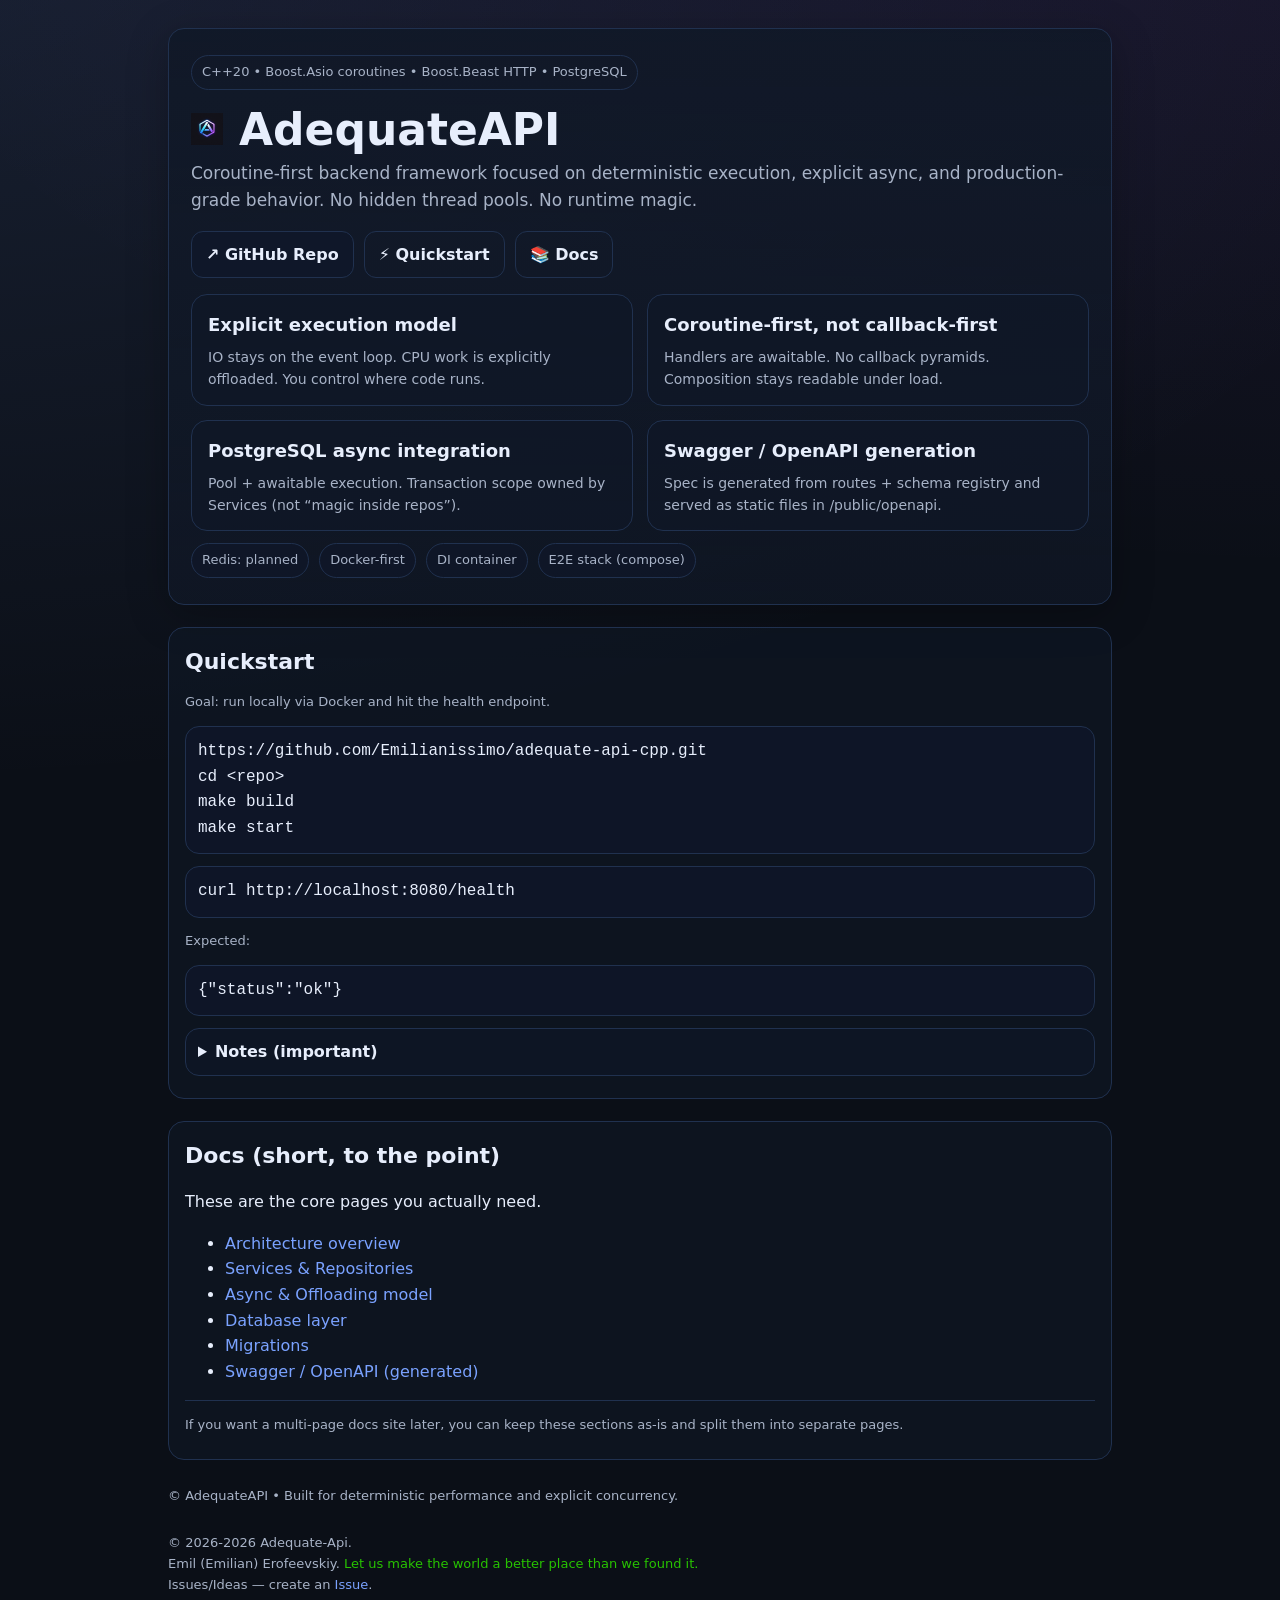
<file: docs/index.html>
<!doctype html>
<html lang="en">
<head>
  <meta charset="utf-8" />
  <meta name="viewport" content="width=device-width,initial-scale=1" />
  <meta name="color-scheme" content="dark" />
  <link rel="icon" href="./logo.png">
  <link rel="manifest" href="./manifest.webmanifest">
  <title>AdequateAPI — coroutine-first C++ backend</title>
  <link rel="stylesheet" href="./assets/style.css" />
  <style>.logo{width: 32px;}</style>
</head>
<body>
  <div class="container">
    <header class="hero">
      <div class="badge">C++20 • Boost.Asio coroutines • Boost.Beast HTTP • PostgreSQL</div>
      <h1><img class="logo" style="margin-right: 1rem;" src="./logo.png">AdequateAPI</h1>
      <p class="subtitle">
        Coroutine-first backend framework focused on deterministic execution, explicit async,
        and production-grade behavior. No hidden thread pools. No runtime magic.
      </p>

      <div class="actions">
        <a class="btn" href="https://github.com/Emilianissimo/adequate-api-cpp">↗ GitHub Repo</a>
        <a class="btn secondary" href="https://github.com/Emilianissimo/adequate-api-cpp/wiki/Quick-start">⚡ Quickstart</a>
        <a class="btn secondary" href="https://github.com/Emilianissimo/adequate-api-cpp/wiki">📚 Docs</a>
      </div>

      <div class="grid">
        <div class="card">
          <h3>Explicit execution model</h3>
          <p>IO stays on the event loop. CPU work is explicitly offloaded. You control where code runs.</p>
        </div>
        <div class="card">
          <h3>Coroutine-first, not callback-first</h3>
          <p>Handlers are awaitable. No callback pyramids. Composition stays readable under load.</p>
        </div>
        <div class="card">
          <h3>PostgreSQL async integration</h3>
          <p>Pool + awaitable execution. Transaction scope owned by Services (not “magic inside repos”).</p>
        </div>
        <div class="card">
          <h3>Swagger / OpenAPI generation</h3>
          <p>Spec is generated from routes + schema registry and served as static files in /public/openapi.</p>
        </div>
      </div>

      <div class="kv" style="margin-top:12px">
        <span>Redis: planned</span>
        <span>Docker-first</span>
        <span>DI container</span>
        <span>E2E stack (compose)</span>
      </div>
    </header>

    <section id="quickstart" class="section">
      <h2>Quickstart</h2>
      <p class="small">Goal: run locally via Docker and hit the health endpoint.</p>
      <pre><code>https://github.com/Emilianissimo/adequate-api-cpp.git
cd &lt;repo&gt;
make build
make start</code></pre>
      <pre><code>curl http://localhost:8080/health</code></pre>
      <p class="small">Expected:</p>
      <pre><code>{"status":"ok"}</code></pre>

      <details>
        <summary>Notes (important)</summary>
        <ul>
          <li>Async does <b>not</b> make a single request faster — it makes waiting cheaper and improves throughput under load.</li>
          <li>Never block the IO executor. CPU-heavy work must be explicitly offloaded.</li>
          <li>Redis is not part of the stack yet (planned).</li>
        </ul>
      </details>
    </section>

    <section id="docs" class="section">
      <h2>Docs (short, to the point)</h2>
      <p>These are the core pages you actually need.</p>
      <ul>
        <li><a href="https://github.com/Emilianissimo/adequate-api-cpp/wiki/Project-Layout">Architecture overview</a></li>
        <li><a href="https://github.com/Emilianissimo/adequate-api-cpp/wiki/Services-&-Repositories">Services & Repositories</a></li>
        <li><a href="https://github.com/Emilianissimo/adequate-api-cpp/wiki/Async-&-Offloading-Model">Async & Offloading model</a></li>
        <li><a href="https://github.com/Emilianissimo/adequate-api-cpp/wiki/Database-Layer">Database layer</a></li>
        <li><a href="https://github.com/Emilianissimo/adequate-api-cpp/wiki/Database-Migrations">Migrations</a></li>
        <li><a href="https://github.com/Emilianissimo/adequate-api-cpp/wiki/Swagger---OpenAPI-Documentation">Swagger / OpenAPI (generated)</a></li>
      </ul>
      <hr />
      <p class="small">If you want a multi-page docs site later, you can keep these sections as-is and split them into separate pages.</p>
    </section>

    <footer class="footer">
      <div>© AdequateAPI • Built for deterministic performance and explicit concurrency.</div>
      <div class="footer">
        © 2026-<span id="y"></span> Adequate-Api.  <br>
        Emil (Emilian) Erofeevskiy. <span style="color: #27c300">Let us make the world a better place than we found it.</span>
        <br/>Issues/Ideas — create an <a href="https://github.com/Emilianissimo/adequate-api-cpp/issues">Issue</a>.
      </div>
      <script>document.getElementById('y').textContent=new Date().getFullYear();</script>
    </footer>
  </div>
</body>
</html>
</file>
<file: docs/assets/style.css>
:root{
  --bg:#0b0f17;
  --panel:#101827;
  --text:#e7eefc;
  --muted:#a8b3c7;
  --link:#7aa2ff;
  --border:#20314f;
  --codebg:#0f172a;
}
*{box-sizing:border-box}
html,body{height:100%}
html{background: #0b0f17}
body{
  margin:0;
  min-height: 100vh;   /* ключевой момент */
  font-family: ui-sans-serif, system-ui, -apple-system, Segoe UI, Roboto, Ubuntu, Cantarell, Noto Sans, Arial, "Apple Color Emoji","Segoe UI Emoji";
  background:
          radial-gradient(200% 150% at -10% -10%, rgba(122,162,255,0.12), transparent 65%),
          radial-gradient(180% 120% at 110% -20%, rgba(168,85,247,0.10), transparent 70%),
          #0b0f17;
  color: var(--text);
  line-height: 1.6;
}
a{color:var(--link); text-decoration:none}
a:hover{text-decoration:underline}
.container{max-width:980px; margin:0 auto; padding:28px 18px 60px}
.hero{
  padding:26px 22px;
  border:1px solid var(--border);
  border-radius:16px;
  background: linear-gradient(180deg, rgba(16,24,39,0.9), rgba(16,24,39,0.65));
  box-shadow: 0 10px 40px rgba(0,0,0,.25);
}
.badge{
  display:inline-block;
  padding:6px 10px;
  border-radius:999px;
  border:1px solid var(--border);
  color:var(--muted);
  font-size:13px;
  margin-bottom:10px;
}
h1{margin:6px 0 6px; font-size:44px; line-height:1.1}
.subtitle{margin:0; color:var(--muted); font-size:17px}
.actions{display:flex; flex-wrap:wrap; gap:10px; margin-top:16px}
.btn{
  display:inline-flex; align-items:center; gap:8px;
  padding:10px 14px;
  border-radius:12px;
  border:1px solid var(--border);
  background: rgba(15,23,42,.75);
  color:var(--text);
  font-weight:600;
}
.btn.secondary{background:transparent}
.grid{display:grid; grid-template-columns: repeat(12, 1fr); gap:14px; margin-top:16px}
.card{
  grid-column: span 6;
  border:1px solid var(--border);
  border-radius:16px;
  background: rgba(16,24,39,.62);
  padding:16px 16px 14px;
}
.card h3{margin:0 0 6px; font-size:18px}
.card p{margin:0; color:var(--muted); font-size:14px}
@media (max-width:780px){ .card{grid-column: span 12} h1{font-size:36px} }

section{margin-top:22px}
.section{
  border:1px solid var(--border);
  border-radius:16px;
  background: rgba(16,24,39,.55);
  padding:16px 16px 10px;
}
.section h2{margin:0 0 10px; font-size:22px}
hr{border:none; border-top:1px solid var(--border); margin:14px 0}

code, pre{
  font-family: ui-monospace, SFMono-Regular, Menlo, Monaco, Consolas, "Liberation Mono","Courier New", monospace;
}
pre{
  background: rgba(15,23,42,.78);
  border:1px solid var(--border);
  border-radius:14px;
  padding:12px 12px;
  overflow:auto;
  margin:10px 0 12px;
}
.kv{display:flex; gap:10px; flex-wrap:wrap; color:var(--muted); font-size:13px}
.kv span{border:1px solid var(--border); padding:6px 10px; border-radius:999px; background:rgba(15,23,42,.55)}
.footer{margin-top:26px; color:var(--muted); font-size:13px}
.small{font-size:13px; color:var(--muted)}
details{
  border:1px solid var(--border);
  border-radius:14px;
  padding:10px 12px;
  background: rgba(15,23,42,.45);
  margin:10px 0 12px;
}
summary{cursor:pointer; font-weight:700}
</file>
